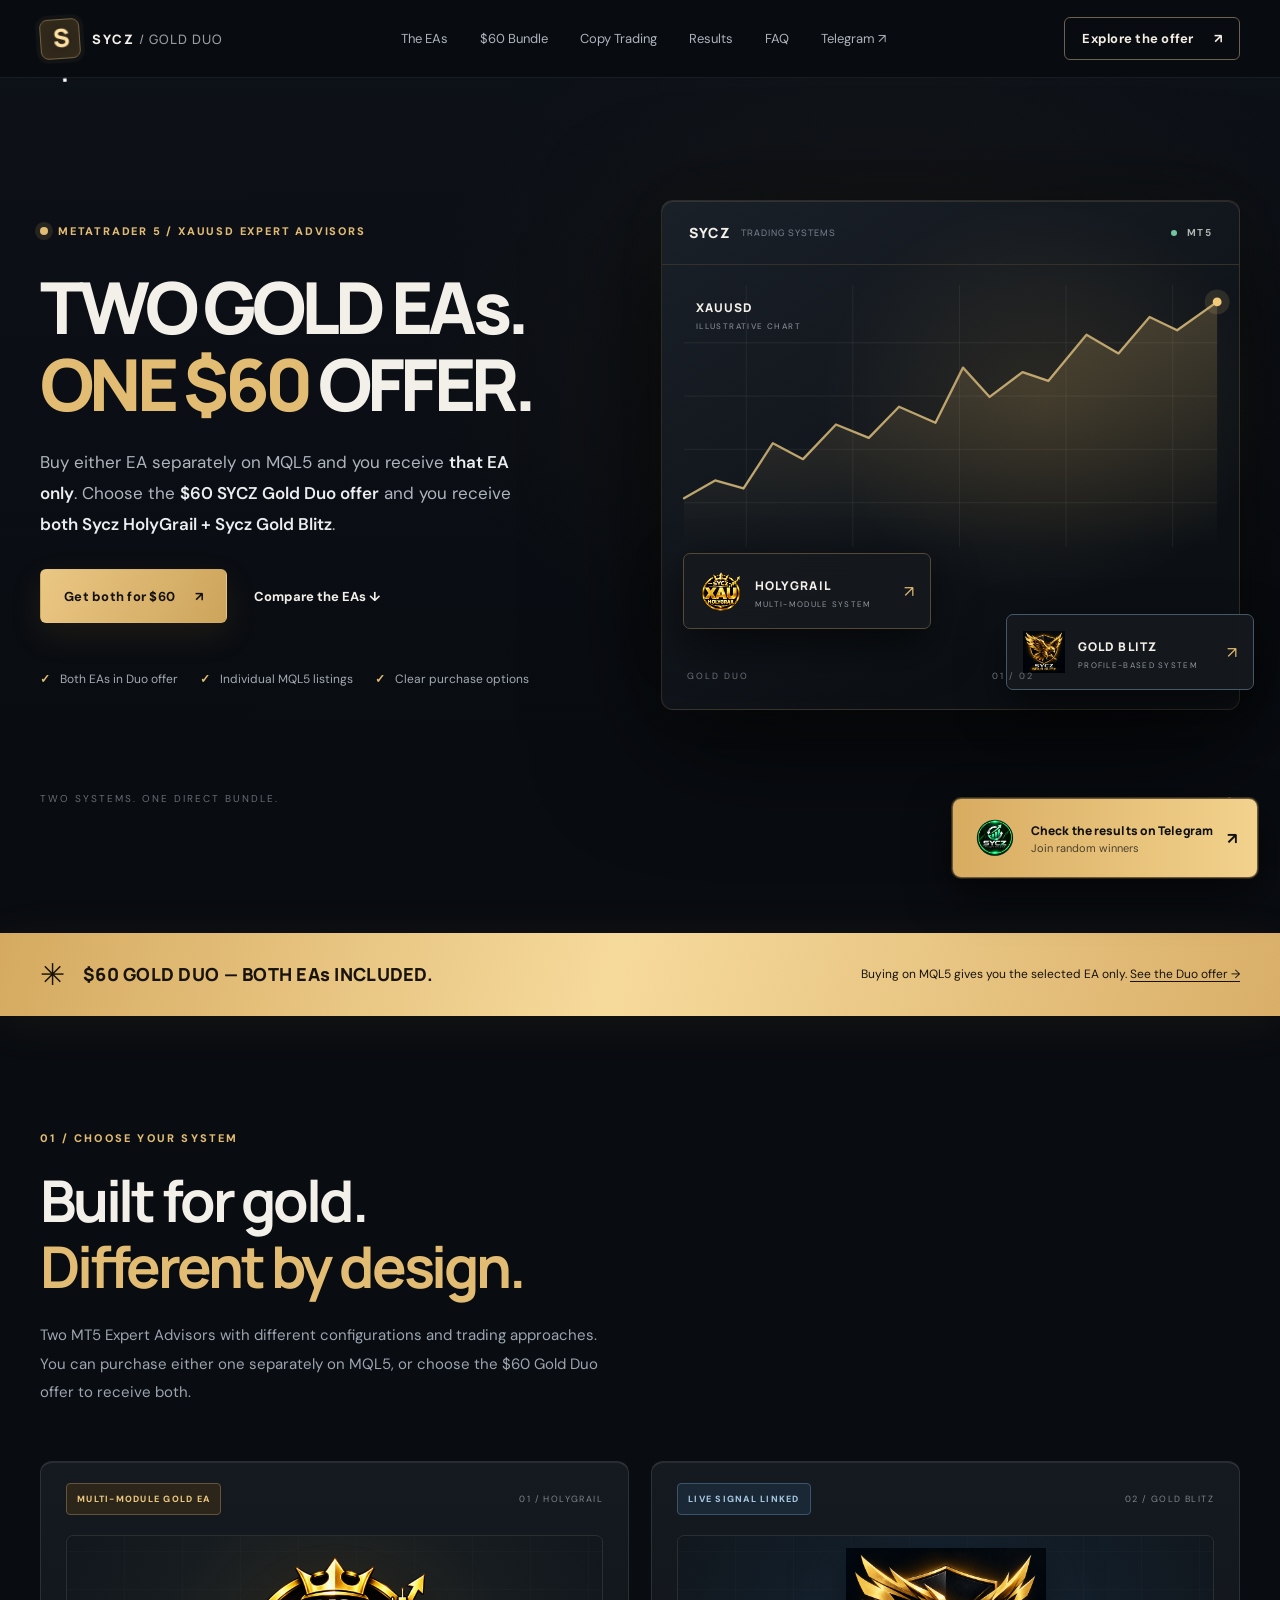
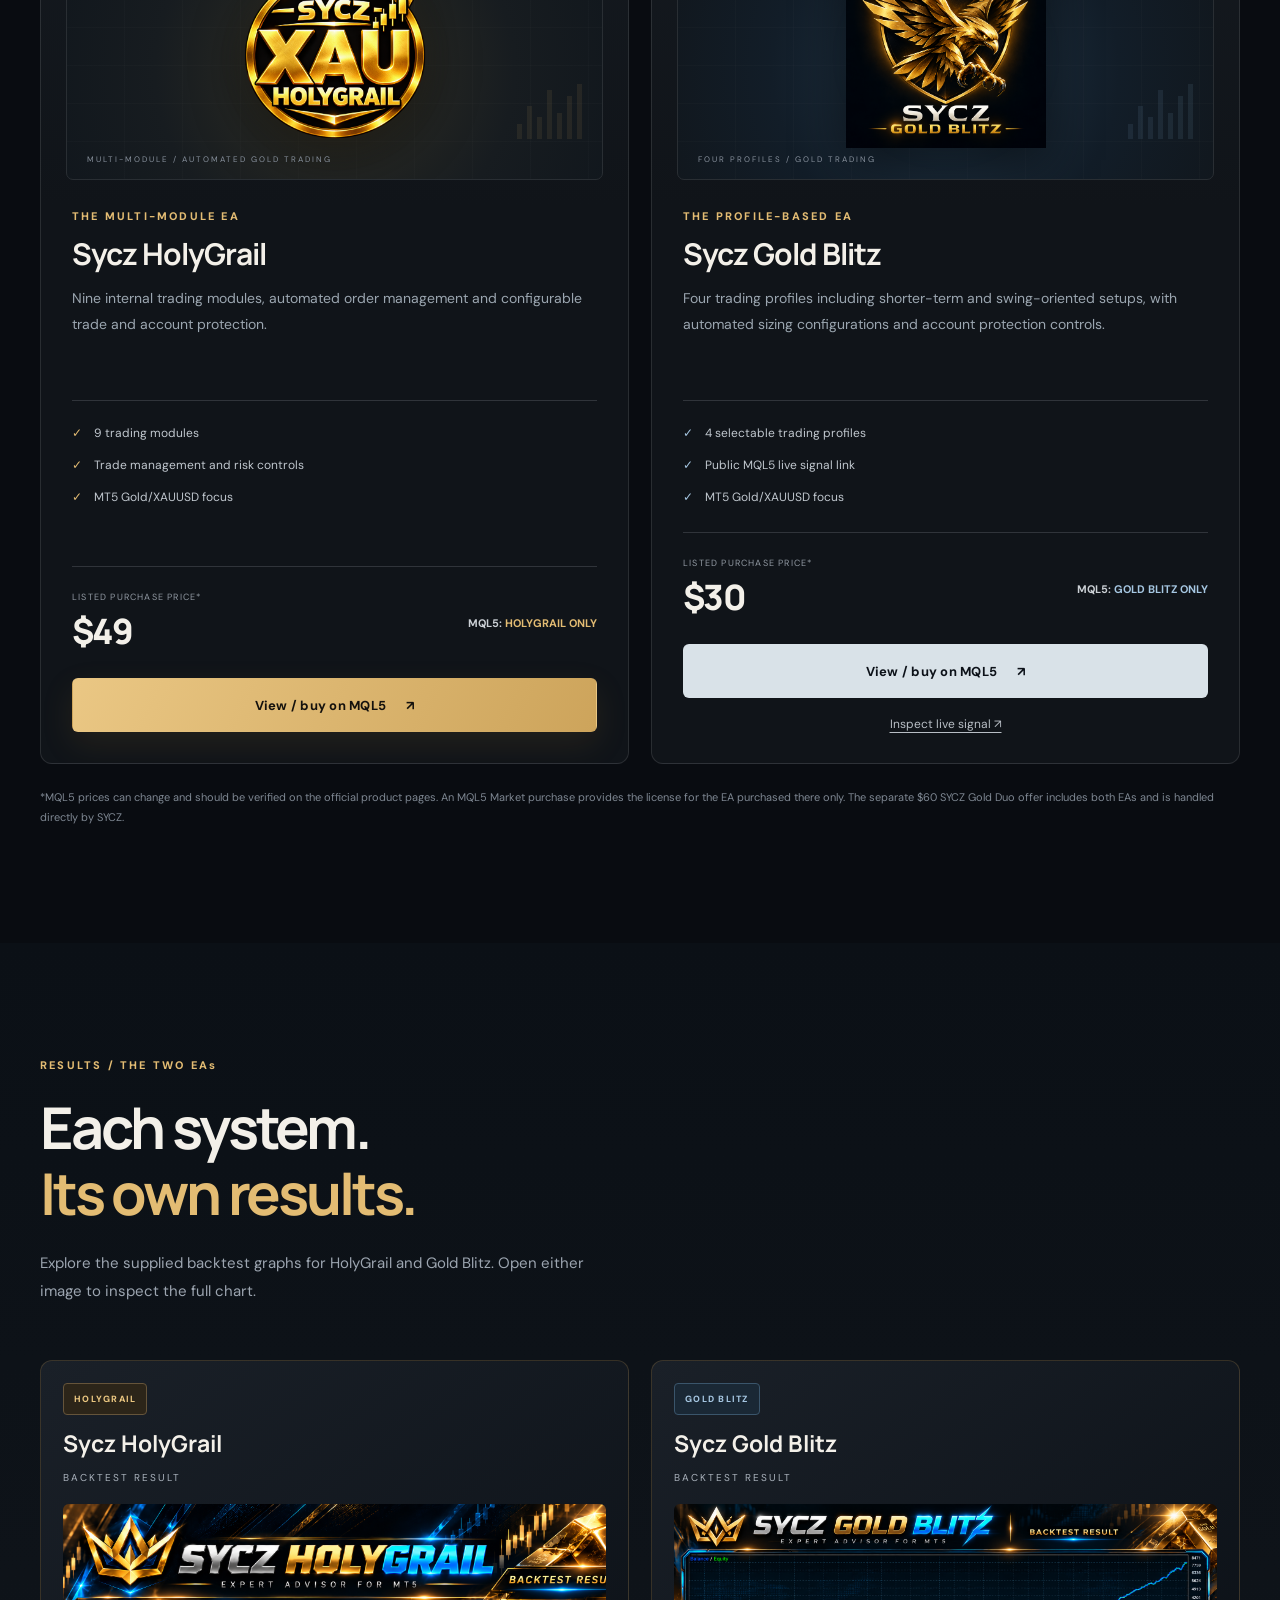
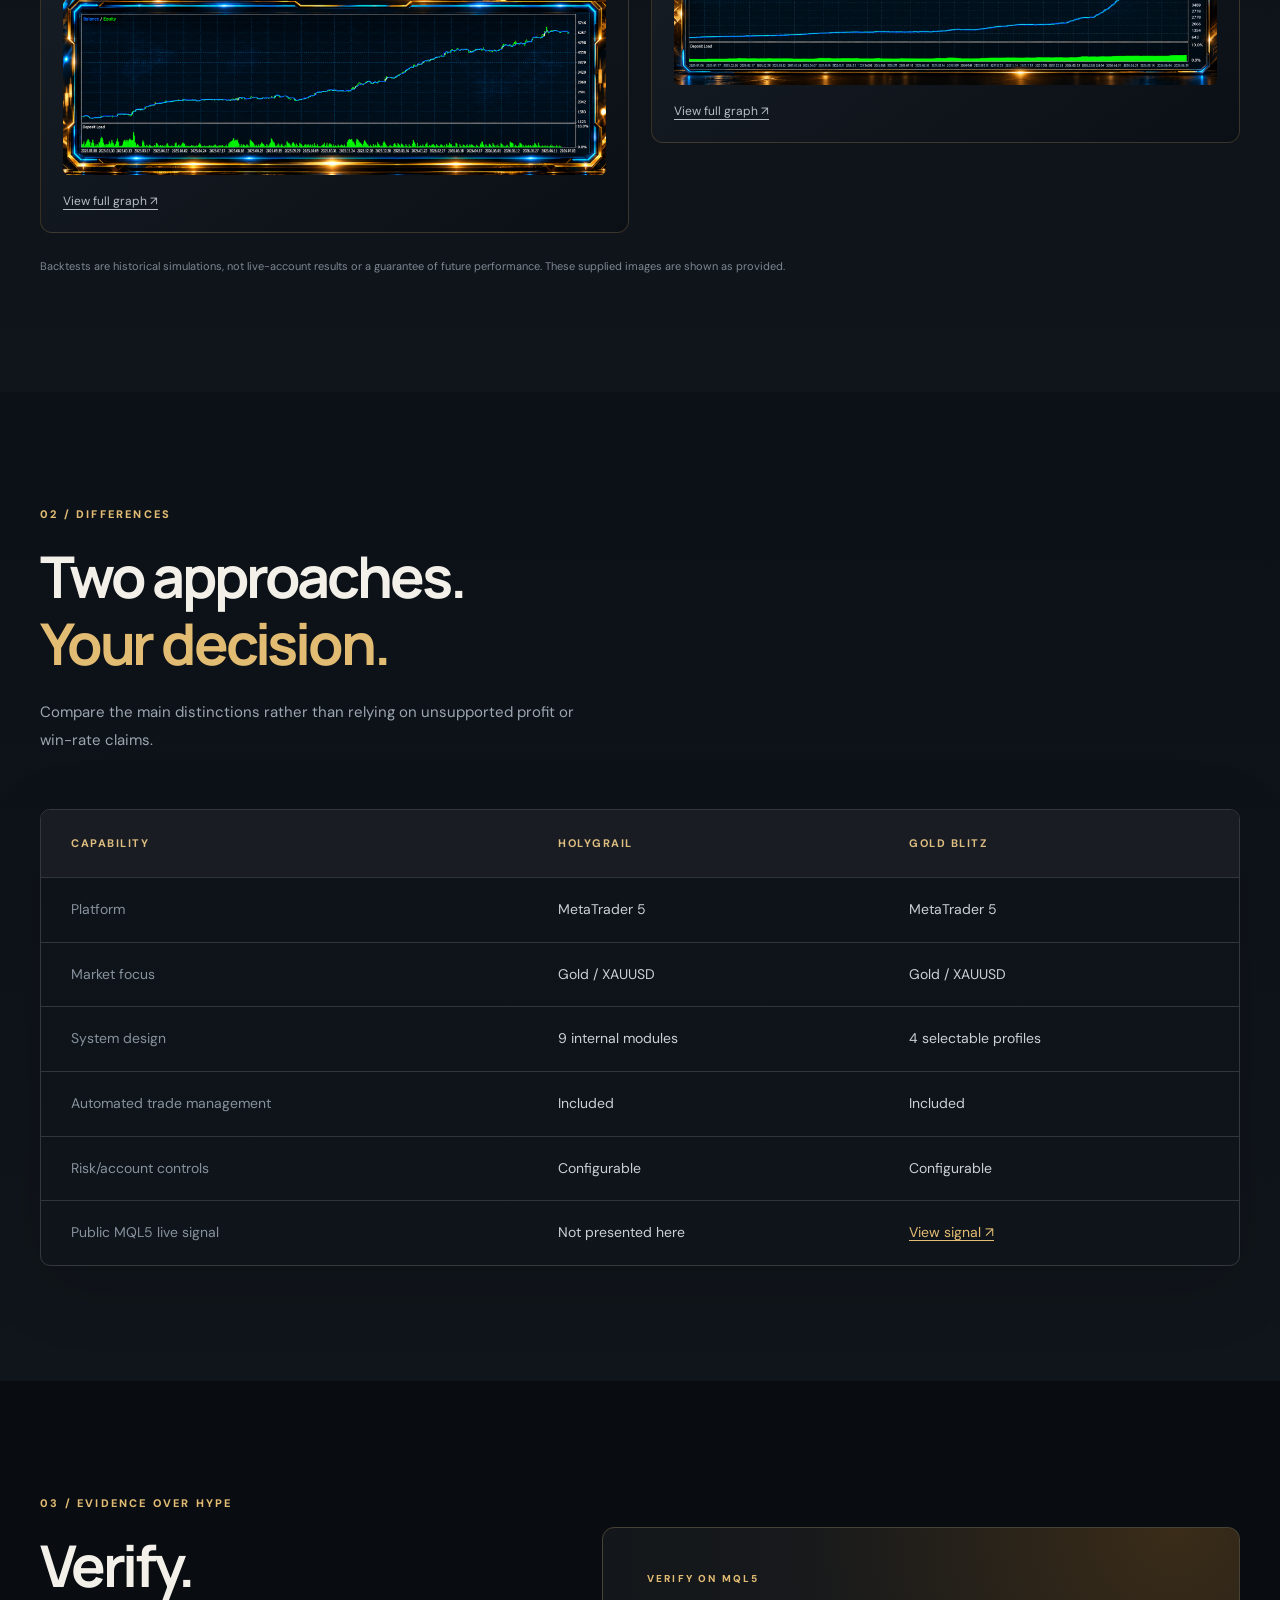
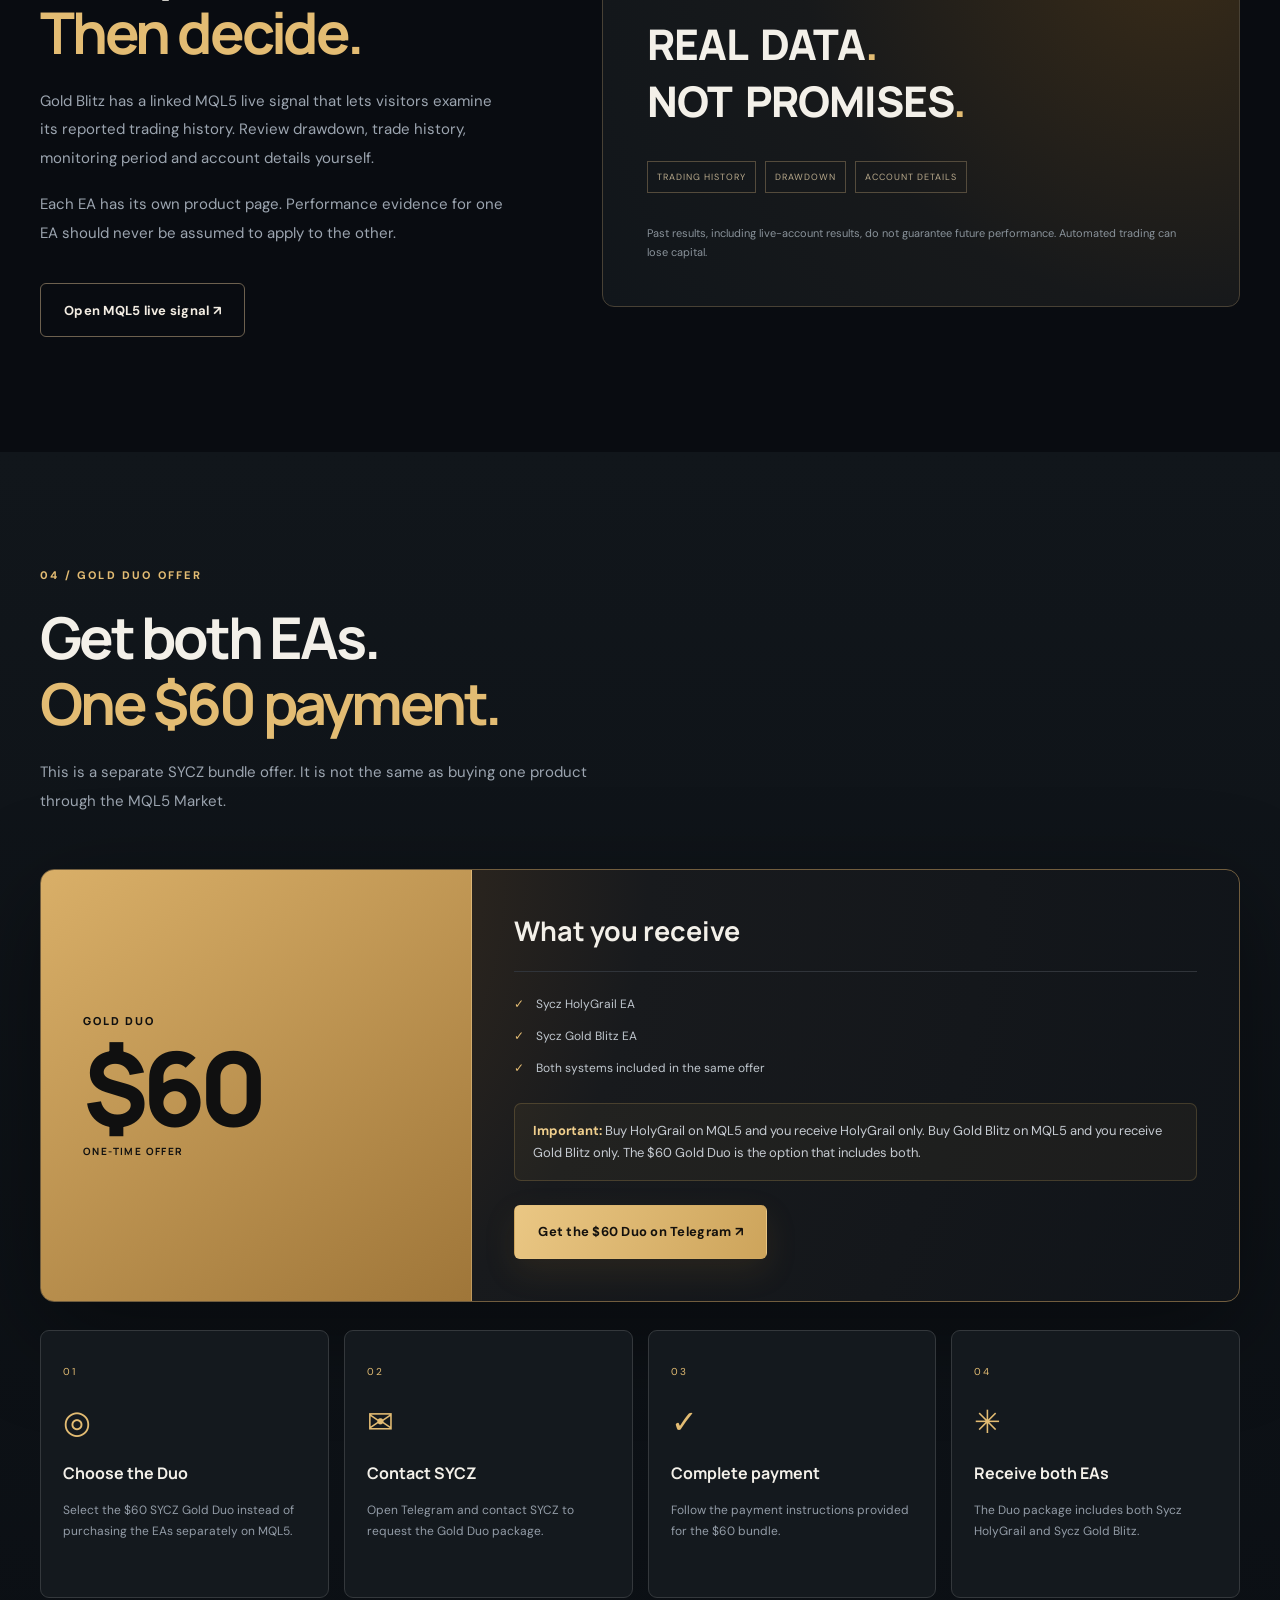
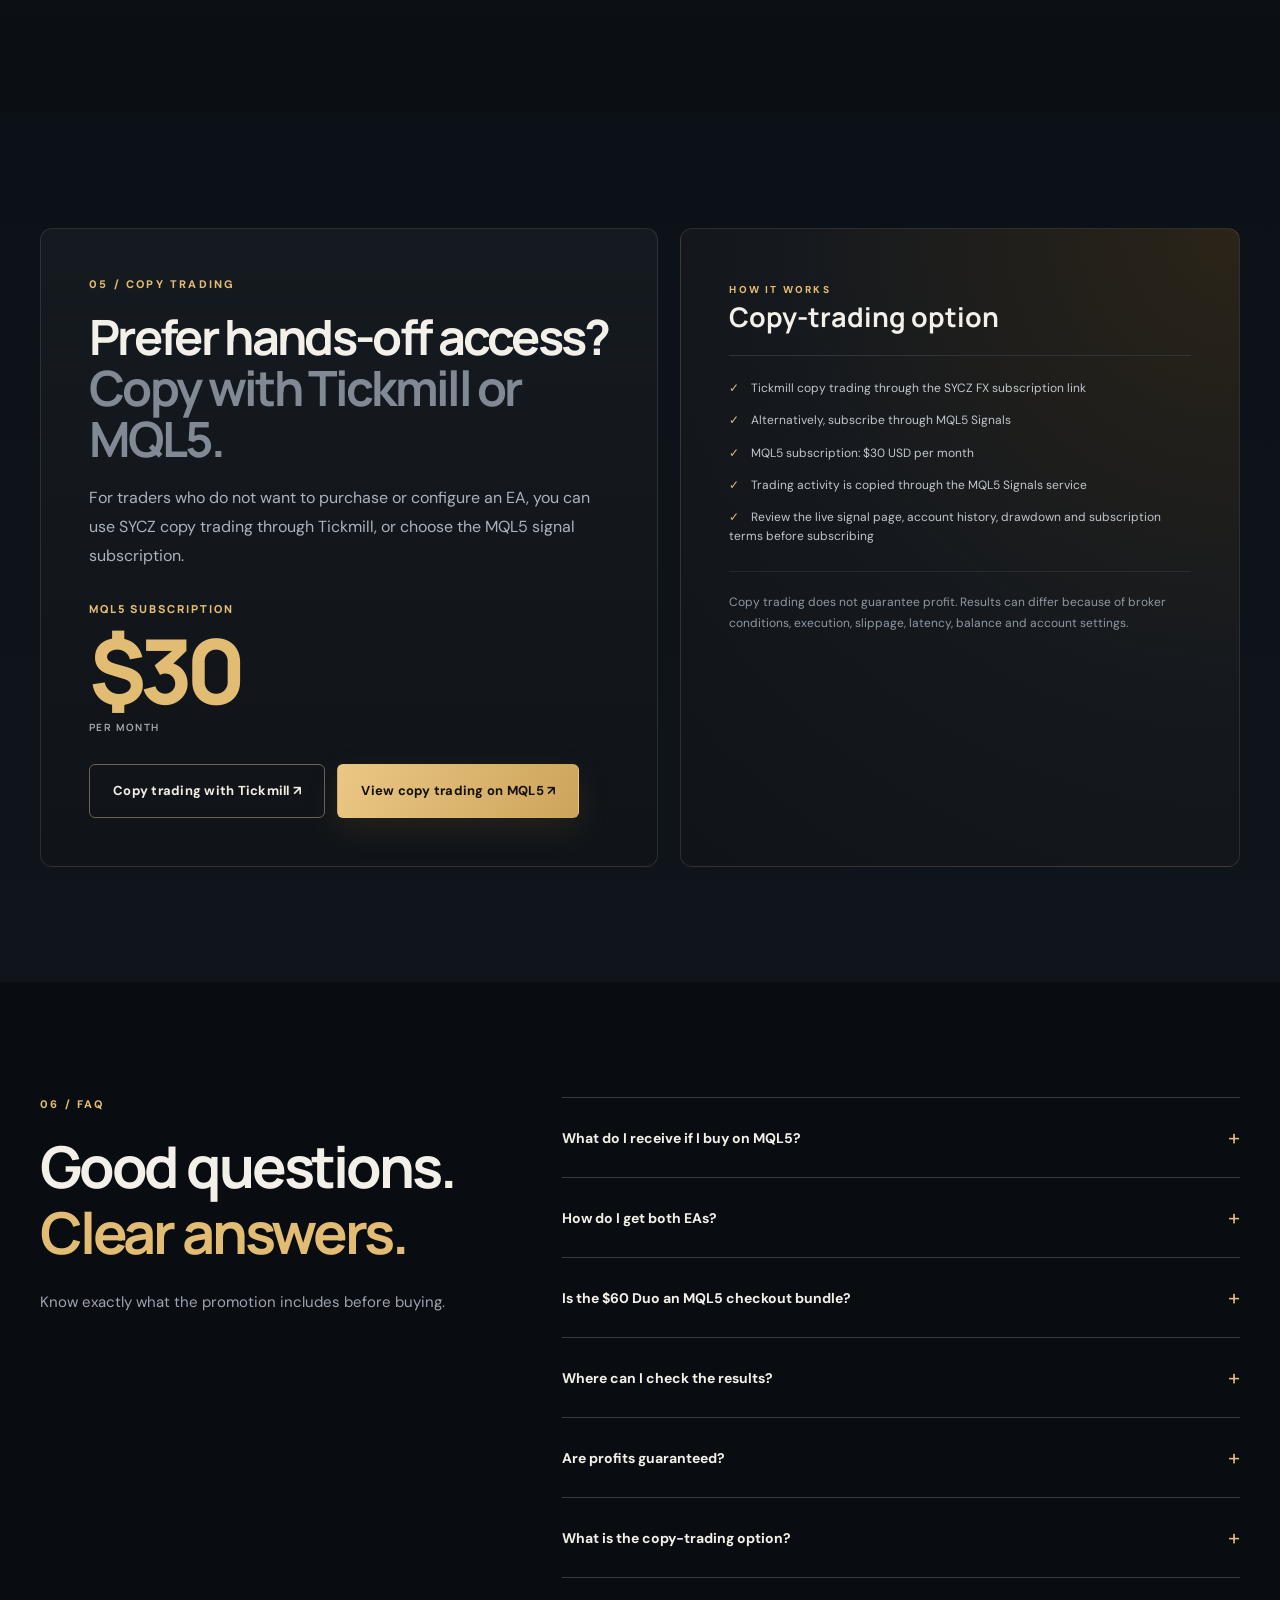
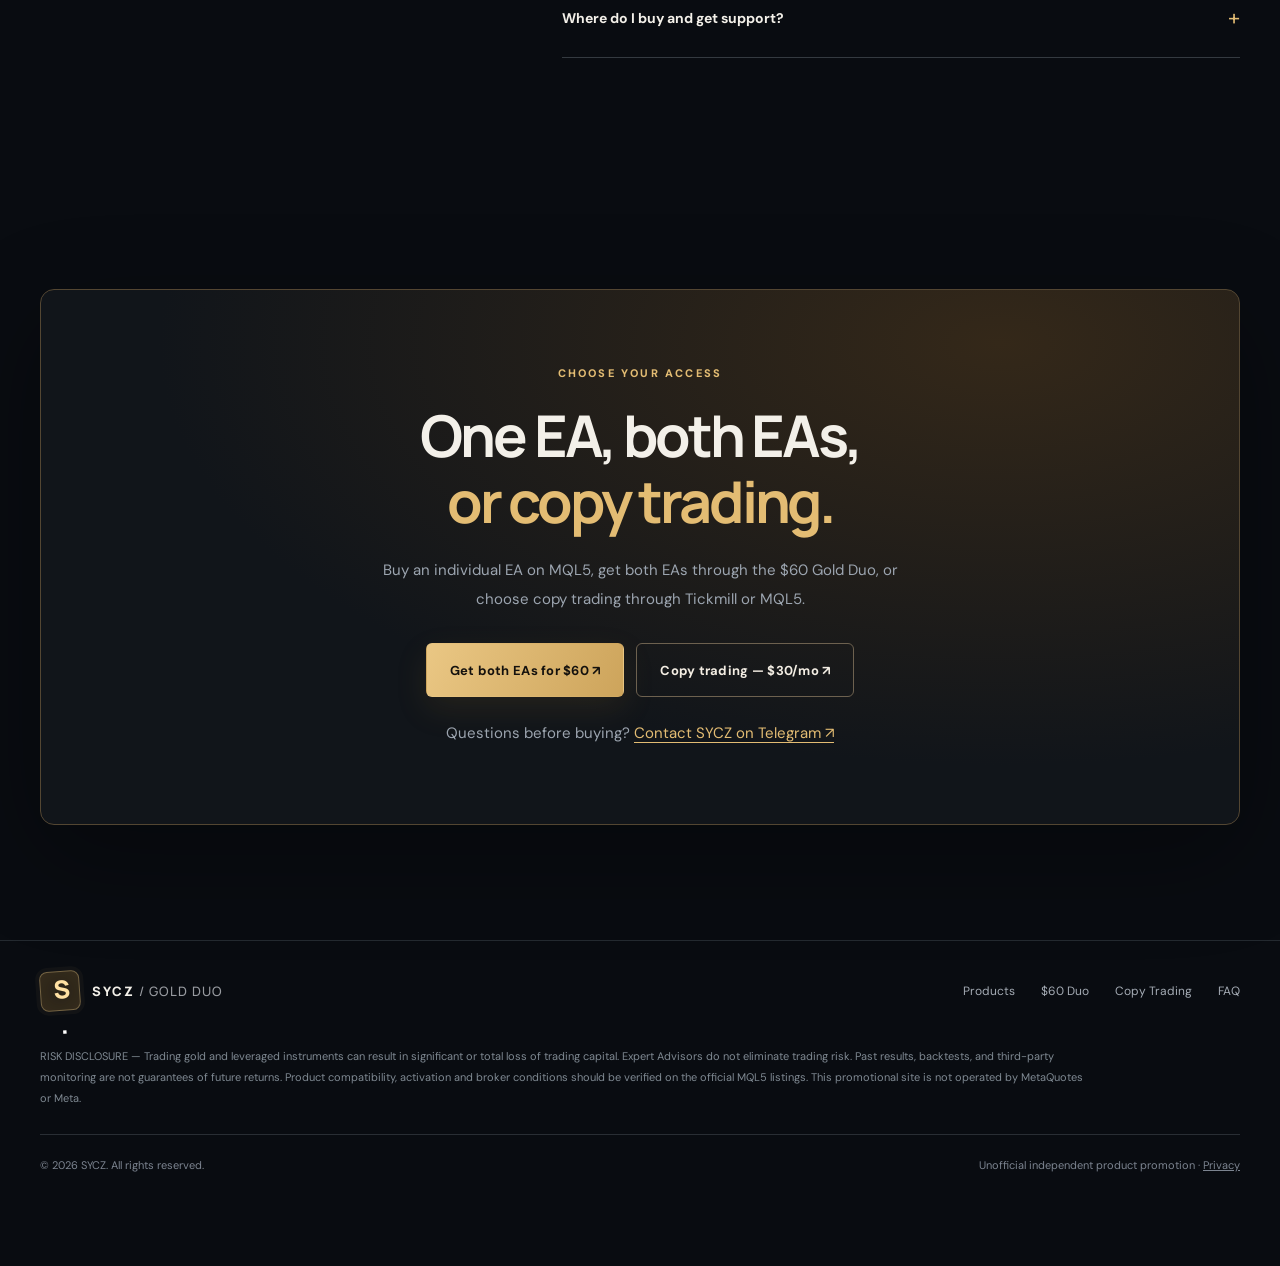
<file: index.html>
<!DOCTYPE html>
<html lang="en">
<head>
  <meta charset="UTF-8" />
  <meta name="viewport" content="width=device-width, initial-scale=1" />
  <meta name="theme-color" content="#090b0f" />
  <meta name="description" content="Explore Sycz HolyGrail and Sycz Gold Blitz for MetaTrader 5. Buy either EA individually on MQL5, or get both EAs together through the $60 SYCZ Gold Duo offer." />
  <meta property="og:title" content="Sycz Gold Duo | Get Both Gold EAs for $60" />
  <meta property="og:description" content="Two gold Expert Advisors for MetaTrader 5. MQL5 purchases include the selected EA only; the direct $60 Gold Duo offer includes both EAs." />
  <meta property="og:type" content="website" />
  <title>SYCZ Gold Duo | Both Gold EAs for $60</title>
  <link rel="preconnect" href="https://fonts.googleapis.com" />
  <link rel="preconnect" href="https://fonts.gstatic.com" crossorigin />
  <link href="https://fonts.googleapis.com/css2?family=DM+Sans:wght@400;500;600;700&family=Manrope:wght@400;500;600;700;800&display=swap" rel="stylesheet" />
  <link rel="stylesheet" href="styles.css" />
  <link rel="icon" type="image/svg+xml" href="favicon.svg" />
  <script src="script.js" defer></script>
</head>
<body>
  <a href="#main" class="skip-link">Skip to content</a>
  <div class="ambient" aria-hidden="true"></div>
  <div class="scroll-progress" aria-hidden="true"></div>
  <header class="site-header" id="header">
    <div class="container header-inner">
      <a class="brand" href="#top" aria-label="Sycz Gold Duo home"><span class="brand-mark">S<span class="brand-dot">.</span></span><span class="brand-name">SYCZ<span class="brand-sub"> / GOLD DUO</span></span></a>
      <nav class="desktop-nav" aria-label="Main navigation">
        <a href="#systems">The EAs</a><a href="#bundle">$60 Bundle</a><a href="#copy-trading">Copy Trading</a><a href="#results">Results</a><a href="#faq">FAQ</a><a href="https://t.me/Syczfx" target="_blank" rel="noopener noreferrer" aria-label="SYCZ FX Telegram channel">Telegram ↗</a>
      </nav>
      <a class="btn btn-small btn-outline header-cta" href="#systems">Explore the offer <span aria-hidden="true">↗</span></a>
      <button class="menu-toggle" aria-label="Open navigation" aria-controls="mobile-nav" aria-expanded="false"><span></span><span></span><span></span></button>
    </div>
    <nav class="mobile-nav" id="mobile-nav" aria-label="Mobile navigation" hidden>
      <a href="#systems">The EAs</a><a href="#bundle">$60 Bundle</a><a href="#copy-trading">Copy Trading</a><a href="#results">Results</a><a href="#faq">FAQ</a><a href="https://t.me/Syczfx" target="_blank" rel="noopener noreferrer" aria-label="SYCZ FX Telegram channel">Telegram ↗</a>
    </nav>
  </header>

  <main id="main">
    <section class="hero section" id="top">
      <div class="hero-grid container">
        <div class="hero-copy reveal">
          <div class="eyebrow"><span class="pulse-dot"></span> METATRADER 5 / XAUUSD EXPERT ADVISORS</div>
          <h1>TWO GOLD EAs.<br /><em>ONE $60</em> OFFER.</h1>
          <p class="hero-desc">Buy either EA separately on MQL5 and you receive <strong>that EA only</strong>. Choose the <strong>$60 SYCZ Gold Duo offer</strong> and you receive <strong>both Sycz HolyGrail + Sycz Gold Blitz</strong>.</p>
          <div class="hero-actions"><a class="btn btn-gold" href="#bundle">Get both for $60 <span aria-hidden="true">↗</span></a><a class="text-link" href="#systems">Compare the EAs <span aria-hidden="true">↓</span></a></div>
          <div class="hero-meta"><span><span class="meta-ico">✓</span> Both EAs in Duo offer</span><span><span class="meta-ico">✓</span> Individual MQL5 listings</span><span><span class="meta-ico">✓</span> Clear purchase options</span></div>
        </div>
        <div class="hero-art reveal" aria-label="Stylized illustration of gold price candles and the two Expert Advisor products">
          <div class="hero-halo"></div><div class="hero-art-top">SYCZ <span>TRADING SYSTEMS</span><span class="art-state"><i></i> MT5</span></div>
          <div class="chart-grid">
            <div class="chart-label">XAUUSD <span>ILLUSTRATIVE CHART</span></div>
            <svg class="chart-svg" viewBox="0 0 600 295" fill="none" xmlns="http://www.w3.org/2000/svg" role="img" aria-label="Decorative price chart, not real market data">
              <defs><linearGradient id="chartFill" x1="0" y1="0" x2="0" y2="1"><stop stop-color="#DAB66A" stop-opacity="0.23"/><stop offset="1" stop-color="#DAB66A" stop-opacity="0"/></linearGradient><linearGradient id="chartLine" x1="0" y1="0" x2="1" y2="1"><stop stop-color="#8C7950"/><stop offset="1" stop-color="#F1D18B"/></linearGradient></defs>
              <path d="M0 65H600 M0 125H600 M0 185H600 M0 245H600 M70 0V295 M190 0V295 M310 0V295 M430 0V295 M550 0V295" stroke="#FFF" stroke-opacity=".075"/>
              <path d="M0 240L35 220L67 229L100 178L134 196L171 157L208 172L242 137L283 155L314 93L344 126L381 98L410 108L453 56L489 77L524 36L555 51L600 19V295H0Z" fill="url(#chartFill)"/>
              <path class="chart-draw" d="M0 240L35 220L67 229L100 178L134 196L171 157L208 172L242 137L283 155L314 93L344 126L381 98L410 108L453 56L489 77L524 36L555 51L600 19" stroke="url(#chartLine)" stroke-width="2.6" stroke-linecap="round" stroke-linejoin="round"/>
              <circle cx="600" cy="19" r="5" fill="#F2CB7A"/><circle cx="600" cy="19" r="14" fill="#F2CB7A" fill-opacity=".13"/>
            </svg>
          </div>
          <div class="floating-item item-one"><img class="floating-logo ea-mini" src="assets/holygrail-logo.png" alt="" /><div><strong>HOLYGRAIL</strong><small>MULTI-MODULE SYSTEM</small></div><span class="floating-arrow">↗</span></div>
          <div class="floating-item item-two"><img class="floating-logo ea-mini" src="assets/blitz-logo.png" alt="" /><div><strong>GOLD BLITZ</strong><small>PROFILE-BASED SYSTEM</small></div><span class="floating-arrow">↗</span></div>
          <div class="art-foot">GOLD DUO <span>01 / 02</span></div>
        </div>
      </div>
      <div class="hero-bottom-line container"><span>TWO SYSTEMS. ONE DIRECT BUNDLE.</span><span>SCROLL TO EXPLORE <b>↓</b></span></div>
    </section>

    <section class="offer-band"><div class="container offer-band-inner"><span class="offer-icon">✳</span><strong>$60 GOLD DUO — BOTH EAs INCLUDED.</strong><span>Buying on MQL5 gives you the selected EA only. <a href="#bundle">See the Duo offer →</a></span></div></section>

    <section class="section products-section" id="systems">
      <div class="container">
        <div class="section-intro reveal"><div class="kicker">01 / CHOOSE YOUR SYSTEM</div><h2>Built for gold.<br /><span>Different by design.</span></h2><p>Two MT5 Expert Advisors with different configurations and trading approaches. You can purchase either one separately on MQL5, or choose the $60 Gold Duo offer to receive both.</p></div>
        <div class="product-grid">
          <article class="product-card card-holy reveal"><div class="product-head"><span class="tag tag-gold">MULTI-MODULE GOLD EA</span><span class="product-no">01 / HOLYGRAIL</span></div><div class="product-visual"><div class="orb orb-gold"></div><img class="ea-logo" src="assets/holygrail-logo.png" alt="Sycz HolyGrail gold crown logo" width="1307" height="1203" /><div class="visual-bars"><i></i><i></i><i></i><i></i><i></i><i></i><i></i></div><span class="visual-caption">MULTI-MODULE / AUTOMATED GOLD TRADING</span></div><div class="product-body"><p class="product-class">THE MULTI-MODULE EA</p><h3>Sycz HolyGrail</h3><p class="product-desc">Nine internal trading modules, automated order management and configurable trade and account protection.</p><ul class="features"><li>9 trading modules</li><li>Trade management and risk controls</li><li>MT5 Gold/XAUUSD focus</li></ul><div class="buy-line"><div><small>LISTED PURCHASE PRICE*</small><strong>$49</strong></div><div class="plus-free">MQL5: <b>HOLYGRAIL ONLY</b></div></div><a href="https://www.mql5.com/en/market/product/197337" class="btn btn-gold outbound" data-product="holygrail" target="_blank" rel="noopener noreferrer">View / buy on MQL5 <span>↗</span></a></div></article>
          <article class="product-card card-blitz reveal"><div class="product-head"><span class="tag tag-blue">LIVE SIGNAL LINKED</span><span class="product-no">02 / GOLD BLITZ</span></div><div class="product-visual"><div class="orb orb-blue"></div><img class="ea-logo" src="assets/blitz-logo.png" alt="Sycz Gold Blitz falcon logo" width="1254" height="1254" /><div class="visual-bars visual-bars-alt"><i></i><i></i><i></i><i></i><i></i><i></i><i></i></div><span class="visual-caption">FOUR PROFILES / GOLD TRADING</span></div><div class="product-body"><p class="product-class">THE PROFILE-BASED EA</p><h3>Sycz Gold Blitz</h3><p class="product-desc">Four trading profiles including shorter-term and swing-oriented setups, with automated sizing configurations and account protection controls.</p><ul class="features"><li>4 selectable trading profiles</li><li>Public MQL5 live signal link</li><li>MT5 Gold/XAUUSD focus</li></ul><div class="buy-line"><div><small>LISTED PURCHASE PRICE*</small><strong>$30</strong></div><div class="plus-free">MQL5: <b>GOLD BLITZ ONLY</b></div></div><a href="https://www.mql5.com/en/market/product/199592" class="btn btn-white outbound" data-product="gold-blitz" target="_blank" rel="noopener noreferrer">View / buy on MQL5 <span>↗</span></a><a class="under-link outbound" data-product="gold-blitz-signal" href="https://www.mql5.com/en/signals/2382280" target="_blank" rel="noopener noreferrer">Inspect live signal ↗</a></div></article>
        </div>
        <p class="product-footnote">*MQL5 prices can change and should be verified on the official product pages. An MQL5 Market purchase provides the license for the EA purchased there only. The separate $60 SYCZ Gold Duo offer includes both EAs and is handled directly by SYCZ.</p>
      </div>
    </section>

<section class="section results-section" id="results"><div class="container"><div class="section-intro reveal"><div class="kicker">RESULTS / THE TWO EAs</div><h2>Each system.<br /><span>Its own results.</span></h2><p>Explore the supplied backtest graphs for HolyGrail and Gold Blitz. Open either image to inspect the full chart.</p></div><div class="results-grid"><figure class="result-card reveal"><figcaption><span class="tag tag-gold">HOLYGRAIL</span><h3>Sycz HolyGrail</h3><span>BACKTEST RESULT</span></figcaption><a href="assets/holygrail-backtest.png" target="_blank" rel="noopener noreferrer" aria-label="Open the full HolyGrail backtest graph"><img src="assets/holygrail-backtest.png" alt="Supplied Sycz HolyGrail backtest graph" width="1774" height="887" loading="lazy" /></a><a class="under-link" href="assets/holygrail-backtest.png" target="_blank" rel="noopener noreferrer">View full graph ↗</a></figure><figure class="result-card reveal"><figcaption><span class="tag tag-blue">GOLD BLITZ</span><h3>Sycz Gold Blitz</h3><span>BACKTEST RESULT</span></figcaption><a href="assets/blitz-backtest.png" target="_blank" rel="noopener noreferrer" aria-label="Open the full Gold Blitz backtest graph"><img src="assets/blitz-backtest.png" alt="Supplied Sycz Gold Blitz backtest graph" width="2048" height="684" loading="lazy" /></a><a class="under-link" href="assets/blitz-backtest.png" target="_blank" rel="noopener noreferrer">View full graph ↗</a></figure></div><p class="product-footnote">Backtests are historical simulations, not live-account results or a guarantee of future performance. These supplied images are shown as provided.</p></div></section>
    <section class="section compare-section" id="difference"><div class="container"><div class="section-intro reveal"><div class="kicker">02 / DIFFERENCES</div><h2>Two approaches.<br /><span>Your decision.</span></h2><p>Compare the main distinctions rather than relying on unsupported profit or win-rate claims.</p></div><div class="comparison reveal" role="region" aria-label="Expert Advisor comparison" tabindex="0"><table><thead><tr><th>CAPABILITY</th><th>HOLYGRAIL</th><th>GOLD BLITZ</th></tr></thead><tbody><tr><td>Platform</td><td>MetaTrader 5</td><td>MetaTrader 5</td></tr><tr><td>Market focus</td><td>Gold / XAUUSD</td><td>Gold / XAUUSD</td></tr><tr><td>System design</td><td>9 internal modules</td><td>4 selectable profiles</td></tr><tr><td>Automated trade management</td><td>Included</td><td>Included</td></tr><tr><td>Risk/account controls</td><td>Configurable</td><td>Configurable</td></tr><tr><td>Public MQL5 live signal</td><td>Not presented here</td><td><a href="https://www.mql5.com/en/signals/2382280" target="_blank" rel="noopener noreferrer">View signal ↗</a></td></tr></tbody></table></div></div></section>

    <section class="section proof-section" id="proof"><div class="container proof-grid"><div class="proof-copy reveal"><div class="kicker">03 / EVIDENCE OVER HYPE</div><h2>Verify.<br /><span>Then decide.</span></h2><p>Gold Blitz has a linked MQL5 live signal that lets visitors examine its reported trading history. Review drawdown, trade history, monitoring period and account details yourself.</p><p>Each EA has its own product page. Performance evidence for one EA should never be assumed to apply to the other.</p><a class="btn btn-outline outbound" data-product="signal-section" href="https://www.mql5.com/en/signals/2382280" target="_blank" rel="noopener noreferrer">Open MQL5 live signal ↗</a></div><div class="proof-panel reveal"><span class="panel-overline">VERIFY ON MQL5</span><div class="proof-big">REAL DATA<span class="gold-period">.</span><br />NOT PROMISES<span class="gold-period">.</span></div><div class="proof-details"><span>TRADING HISTORY</span><span>DRAWDOWN</span><span>ACCOUNT DETAILS</span></div><p>Past results, including live-account results, do not guarantee future performance. Automated trading can lose capital.</p></div></div></section>

    <section class="section steps-section bundle-section" id="bundle"><div class="container"><div class="section-intro reveal"><div class="kicker">04 / GOLD DUO OFFER</div><h2>Get both EAs.<br /><span>One $60 payment.</span></h2><p>This is a separate SYCZ bundle offer. It is not the same as buying one product through the MQL5 Market.</p></div><div class="bundle-panel reveal"><div class="bundle-price"><span>GOLD DUO</span><strong>$60</strong><small>ONE-TIME OFFER</small></div><div class="bundle-content"><h3>What you receive</h3><ul class="features bundle-features"><li>Sycz HolyGrail EA</li><li>Sycz Gold Blitz EA</li><li>Both systems included in the same offer</li></ul><div class="bundle-note"><strong>Important:</strong> Buy HolyGrail on MQL5 and you receive HolyGrail only. Buy Gold Blitz on MQL5 and you receive Gold Blitz only. The $60 Gold Duo is the option that includes both.</div><a class="btn btn-gold bundle-telegram" href="https://t.me/sycz05" target="_blank" rel="noopener noreferrer">Get the $60 Duo on Telegram ↗</a></div></div><div class="steps bundle-steps"><div class="step reveal"><span class="step-number">01</span><div class="step-icon">◎</div><h3>Choose the Duo</h3><p>Select the $60 SYCZ Gold Duo instead of purchasing the EAs separately on MQL5.</p></div><div class="step reveal"><span class="step-number">02</span><div class="step-icon">✉</div><h3>Contact SYCZ</h3><p>Open Telegram and contact SYCZ to request the Gold Duo package.</p></div><div class="step reveal"><span class="step-number">03</span><div class="step-icon">✓</div><h3>Complete payment</h3><p>Follow the payment instructions provided for the $60 bundle.</p></div><div class="step reveal"><span class="step-number">04</span><div class="step-icon">✳</div><h3>Receive both EAs</h3><p>The Duo package includes both Sycz HolyGrail and Sycz Gold Blitz.</p></div></div></div></section>

    <section class="section copy-section" id="copy-trading"><div class="container copy-grid"><div class="copy-card reveal"><div class="kicker">05 / COPY TRADING</div><h2>Prefer hands-off access?<br /><span>Copy with Tickmill or MQL5.</span></h2><p>For traders who do not want to purchase or configure an EA, you can use SYCZ copy trading through Tickmill, or choose the MQL5 signal subscription.</p><div class="copy-price"><span>MQL5 SUBSCRIPTION</span><strong>$30</strong><small>PER MONTH</small></div><div class="copy-actions"><a class="btn btn-outline outbound" data-product="tickmill-copy" href="https://tck.tradingsocial.net/portal/registration/subscription/89510/syczfx" target="_blank" rel="noopener noreferrer">Copy trading with Tickmill ↗</a><a class="btn btn-gold outbound" data-product="copy-signal" href="https://www.mql5.com/en/signals/2382280" target="_blank" rel="noopener noreferrer">View copy trading on MQL5 ↗</a></div></div><div class="copy-rules reveal"><span class="panel-overline">HOW IT WORKS</span><h3>Copy-trading option</h3><ul class="features"><li>Tickmill copy trading through the SYCZ FX subscription link</li><li>Alternatively, subscribe through MQL5 Signals</li><li>MQL5 subscription: $30 USD per month</li><li>Trading activity is copied through the MQL5 Signals service</li><li>Review the live signal page, account history, drawdown and subscription terms before subscribing</li></ul><p class="copy-risk">Copy trading does not guarantee profit. Results can differ because of broker conditions, execution, slippage, latency, balance and account settings.</p></div></div></section>

    <section class="section faq-section" id="faq"><div class="container faq-grid"><div class="section-intro reveal"><div class="kicker">06 / FAQ</div><h2>Good questions.<br /><span>Clear answers.</span></h2><p>Know exactly what the promotion includes before buying.</p></div><div class="faq-list reveal"><details><summary>What do I receive if I buy on MQL5?<span class="plus">+</span></summary><p>You receive the EA you purchased on MQL5. HolyGrail and Gold Blitz are separate MQL5 Market products.</p></details><details><summary>How do I get both EAs?<span class="plus">+</span></summary><p>Choose the separate $60 SYCZ Gold Duo offer. That bundle includes both Sycz HolyGrail and Sycz Gold Blitz.</p></details><details><summary>Is the $60 Duo an MQL5 checkout bundle?<span class="plus">+</span></summary><p>No. The $60 Duo is a separate direct SYCZ offer. Use the Telegram contact button on this page for the bundle.</p></details><details><summary>Where can I check the results?<span class="plus">+</span></summary><p>You can inspect <a href="https://www.mql5.com/en/signals/2382280" target="_blank" rel="noopener noreferrer">Gold Blitz's linked signal</a>. That history is specific to its account and does not establish expected performance for HolyGrail or future periods.</p></details><details><summary>Are profits guaranteed?<span class="plus">+</span></summary><p>No. Both EAs automate speculative trading, which involves market, execution and capital-loss risks. Past performance and backtesting cannot guarantee future results.</p></details><details><summary>What is the copy-trading option?<span class="plus">+</span></summary><p>You can use copy trading through Tickmill via the button above, or choose the MQL5 Signals subscription at $30 USD per month. Check the current terms on your chosen platform before subscribing.</p></details><details><summary>Where do I buy and get support?<span class="plus">+</span></summary><p>Use the official MQL5 listings for individual EA purchases. For the $60 Duo offer, use the Telegram contact button on this page.</p></details></div></div></section>

    <section class="section cta-section"><div class="container cta-panel reveal"><div class="kicker">CHOOSE YOUR ACCESS</div><h2>One EA, both EAs,<br /><span>or copy trading.</span></h2><p>Buy an individual EA on MQL5, get both EAs through the $60 Gold Duo, or choose copy trading through Tickmill or MQL5.</p><div class="cta-buttons"><a class="btn btn-gold" href="https://t.me/sycz05" target="_blank" rel="noopener noreferrer">Get both EAs for $60 ↗</a><a class="btn btn-outline outbound" data-product="copy-footer" href="https://www.mql5.com/en/signals/2382280" target="_blank" rel="noopener noreferrer">Copy trading — $30/mo ↗</a></div><p class="telegram-follow">Questions before buying? <a href="https://t.me/sycz05" target="_blank" rel="noopener noreferrer">Contact SYCZ on Telegram ↗</a></p></div></section>
  </main>

  <footer class="site-footer"><div class="container"><div class="footer-top"><a class="brand" href="#top"><span class="brand-mark">S<span class="brand-dot">.</span></span><span class="brand-name">SYCZ<span class="brand-sub"> / GOLD DUO</span></span></a><div class="footer-links"><a href="#systems">Products</a><a href="#bundle">$60 Duo</a><a href="#copy-trading">Copy Trading</a><a href="#faq">FAQ</a></div></div><p class="risk">RISK DISCLOSURE — Trading gold and leveraged instruments can result in significant or total loss of trading capital. Expert Advisors do not eliminate trading risk. Past results, backtests, and third-party monitoring are not guarantees of future returns. Product compatibility, activation and broker conditions should be verified on the official MQL5 listings. This promotional site is not operated by MetaQuotes or Meta.</p><div class="footer-bottom"><span>© <span id="year"></span> SYCZ. All rights reserved.</span><span>Unofficial independent product promotion · <a href="privacy.html">Privacy</a></span></div><a class="footer-telegram-cta" href="https://t.me/Syczfx" target="_blank" rel="noopener noreferrer" aria-label="Check the results on Telegram / Join random winners"><span class="telegram-icon" aria-hidden="true"><img src="assets/telegram-channel-logo.png" width="44" height="44" alt="" /></span><span><strong>Check the results on Telegram</strong><small>Join random winners</small></span><b>↗</b></a></div></footer>
  <div class="mobile-sticky" id="mobile-sticky"><span><strong>GOLD DUO — $60</strong><small>Both EAs included</small></span><a href="https://t.me/sycz05" target="_blank" rel="noopener noreferrer" class="btn btn-gold btn-small">Get both ↗</a></div>
</body>
</html>
</file>
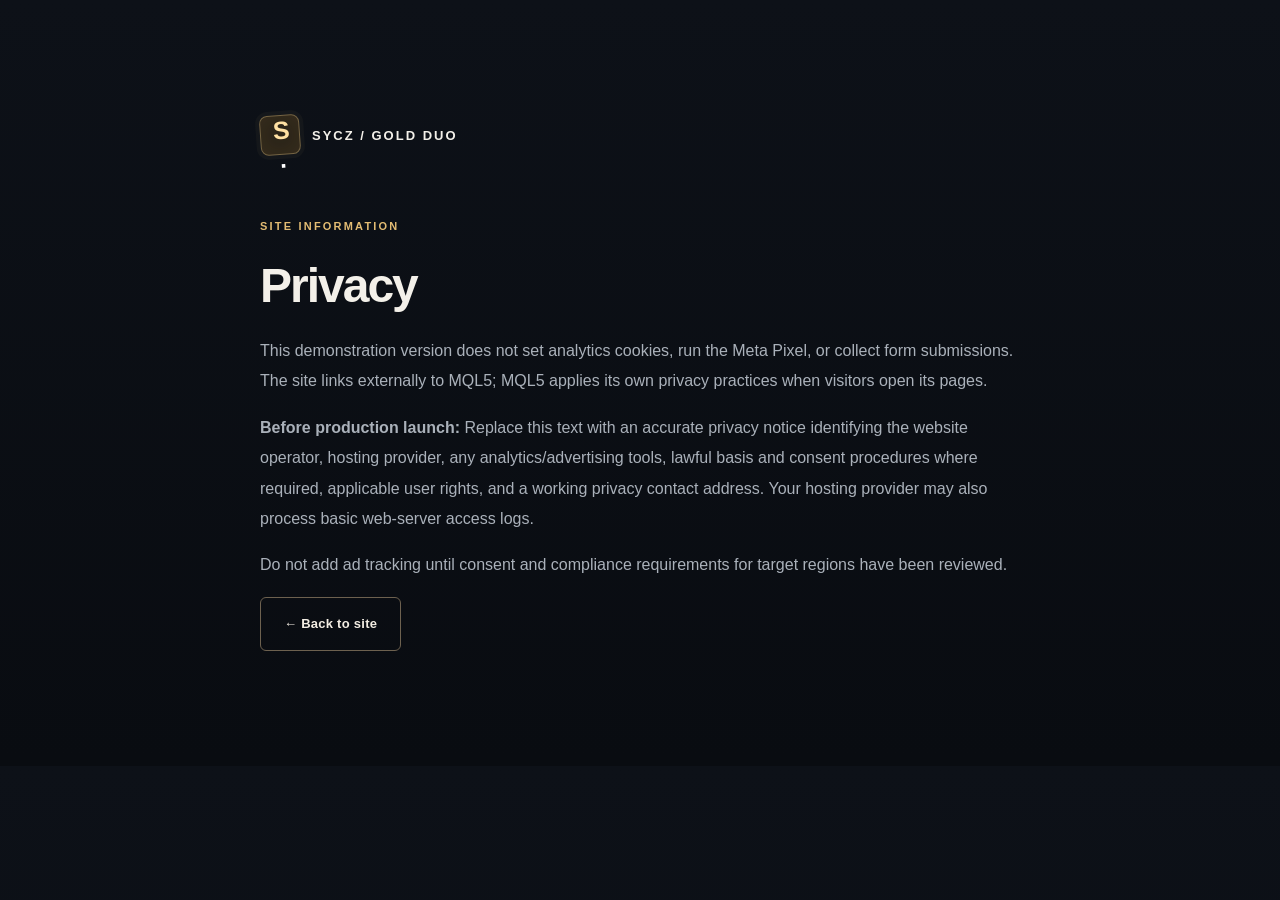
<file: privacy.html>
<!DOCTYPE html><html lang="en"><head><meta charset="UTF-8"><meta name="viewport" content="width=device-width,initial-scale=1"><title>Privacy | SYCZ Gold Duo</title><link rel="stylesheet" href="styles.css"></head><body><main class="container section" style="max-width:760px;min-height:85vh"><a class="brand" href="index.html"><span class="brand-mark">S<span class="brand-dot">.</span></span><span class="brand-name">SYCZ / GOLD DUO</span></a><div style="margin-top:65px"><div class="kicker">SITE INFORMATION</div><h1 style="font-size:48px;letter-spacing:-2px">Privacy</h1><p style="color:#aab1ba;line-height:1.9">This demonstration version does not set analytics cookies, run the Meta Pixel, or collect form submissions. The site links externally to MQL5; MQL5 applies its own privacy practices when visitors open its pages.</p><p style="color:#aab1ba;line-height:1.9"><strong>Before production launch:</strong> Replace this text with an accurate privacy notice identifying the website operator, hosting provider, any analytics/advertising tools, lawful basis and consent procedures where required, applicable user rights, and a working privacy contact address. Your hosting provider may also process basic web-server access logs.</p><p style="color:#aab1ba;line-height:1.9">Do not add ad tracking until consent and compliance requirements for target regions have been reviewed.</p><a href="index.html" class="btn btn-outline">← Back to site</a></div></main></body></html>
</file>
<file: styles.css>
:root{color-scheme:dark;--bg:#090b0f;--surface:#10141a;--surface2:#151a20;--line:#292e34;--muted:#9199a5;--text:#f3f0e9;--gold:#dfb96e;--gold-bright:#ffe1a3;--blue:#8aabc5;--font-display:Manrope,Arial,sans-serif;--font-body:'DM Sans',Arial,sans-serif}*{box-sizing:border-box}html{scroll-behavior:smooth;scroll-padding-top:85px}body{margin:0;background:var(--bg);color:var(--text);font-family:var(--font-body);-webkit-font-smoothing:antialiased}body.menu-open{overflow:hidden}button,a{touch-action:manipulation}a{color:inherit;text-decoration:none}button{font:inherit}button:focus-visible,a:focus-visible,summary:focus-visible{outline:2px solid var(--gold);outline-offset:5px}.container{max-width:1220px;width:calc(100% - 68px);margin:auto}.section{padding:112px 0}.ambient{position:absolute;pointer-events:none;top:0;left:0;width:100%;height:960px;z-index:-1;background:radial-gradient(ellipse 50% 50% at 70% 35%,rgba(155,115,54,.07),transparent 75%)}.skip-link{position:absolute;top:-50px;left:15px;z-index:40;background:var(--gold);color:#000;padding:12px}.skip-link:focus{top:12px}.site-header{height:78px;position:sticky;top:0;z-index:30;background:rgba(9,11,15,.87);backdrop-filter:blur(20px);-webkit-backdrop-filter:blur(20px);border-bottom:1px solid rgba(255,255,255,.075);transition:box-shadow .25s}.site-header.scrolled{box-shadow:0 9px 36px #0006}.header-inner,.brand,.desktop-nav,.hero-actions,.hero-meta,.offer-band-inner,.product-head,.buy-line,.footer-top,.footer-links,.footer-bottom{display:flex;align-items:center}.header-inner{height:100%;justify-content:space-between;gap:25px}.brand{gap:12px;white-space:nowrap}.brand-mark{display:grid;place-items:center;border:1px solid #756443;background:#292318;color:var(--gold-bright);width:40px;height:40px;font:800 25px var(--font-display);letter-spacing:-3px}.brand-dot{color:#fff}.brand-name{font:800 13px var(--font-display);letter-spacing:2.3px}.brand-sub{font-weight:500;letter-spacing:1px;color:#989ba0}.desktop-nav{gap:32px;color:#adb3bc;font-size:13px}.desktop-nav a:hover,.text-link:hover,.footer-links a:hover{color:var(--gold)}.btn{display:inline-flex;align-items:center;justify-content:center;gap:20px;min-height:54px;padding:15px 23px;border-radius:3px;font-weight:700;font-size:13px;letter-spacing:.02em;text-align:center;border:1px solid transparent;transition:transform .2s,background .2s,border-color .2s;cursor:pointer}.btn:hover{transform:translateY(-2px)}.btn-small{min-height:42px;padding:12px 17px}.btn-outline{border-color:#6d614f;color:#f3ede3;background:transparent}.btn-outline:hover{background:#221e17;border-color:var(--gold)}.btn-gold{background:linear-gradient(115deg,#eac784,#cda45b);color:#14110d}.btn-gold:hover{background:#ffe0a0}.btn-white{color:#0c1118;background:#d9e2e8}.btn-white:hover{background:#fff}.menu-toggle{display:none;border:0;background:none;width:44px;height:44px;cursor:pointer;padding:12px}.menu-toggle span{display:block;height:2px;background:#fff;margin:5px 0}.mobile-nav{display:none}.hero{padding-top:90px;padding-bottom:28px;overflow:hidden}.hero-grid{display:grid;grid-template-columns:.95fr 1.05fr;gap:52px;align-items:center;min-height:550px}.eyebrow,.kicker,.product-class,.panel-overline{font-size:11px;letter-spacing:2.2px;font-weight:800;color:var(--gold)}.eyebrow{display:flex;align-items:center;gap:10px}.pulse-dot{width:8px;height:8px;border-radius:50%;background:var(--gold);box-shadow:0 0 0 5px rgba(223,185,110,.12)}h1,h2,h3,p{margin-top:0}h1,h2,h3{font-family:var(--font-display)}h1{font-size:clamp(54px,5.7vw,87px);line-height:1.065;letter-spacing:-5px;margin:28px 0 24px;font-weight:800}h1 em{color:var(--gold);font-style:normal}.hero-desc{font-size:17px;color:#aeb5be;line-height:1.85;max-width:530px}.hero-desc strong{color:#ebedf0;font-weight:600}.hero-actions{gap:27px;margin-top:30px}.text-link{font-size:13px;font-weight:700}.hero-meta{flex-wrap:wrap;gap:22px;margin-top:60px;color:#a4aab3;font-size:12px}.meta-ico{color:var(--gold);font-weight:bold;margin-right:7px}.hero-art{height:510px;border:1px solid #38332b;background:linear-gradient(145deg,#191c20,#0d1116 65%,#121316);position:relative;box-shadow:0 30px 110px #0008;isolation:isolate}.hero-halo{position:absolute;width:450px;height:400px;border-radius:50%;background:radial-gradient(ellipse,rgba(199,157,79,.14),transparent 70%);top:0;right:-30px;z-index:-1}.hero-art-top{height:64px;border-bottom:1px solid #35302a;display:flex;align-items:center;gap:10px;padding:0 27px;font:800 14px var(--font-display);letter-spacing:1.3px}.hero-art-top>span:nth-child(1){font-size:9px;letter-spacing:1px;color:#737c88;font-weight:500}.art-state{margin-left:auto;font:700 10px var(--font-body);color:#adb8b2}.art-state i{display:inline-block;background:#71c5a1;width:6px;height:6px;border-radius:50%;margin-right:7px}.chart-grid{position:relative;margin:20px 22px 0}.chart-label{position:absolute;top:14px;left:12px;font:800 12px var(--font-display);letter-spacing:1px}.chart-label span{font:500 8px var(--font-body);color:#82878f;display:block;margin-top:5px;letter-spacing:1.4px}.chart-svg{width:100%;height:auto;overflow:visible}.chart-draw{stroke-dasharray:1100;stroke-dashoffset:1100;animation:drawChart 2.5s 0.2s forwards}.floating-item{position:absolute;min-width:248px;display:flex;align-items:center;gap:13px;padding:16px;background:rgba(22,25,29,.94);border:1px solid #534936;box-shadow:0 18px 45px #0009}.item-one{left:21px;bottom:80px}.item-two{right:-15px;bottom:19px;border-color:#455867}.floating-logo{width:42px;height:42px;background:#2f2718;color:#f1ca7d;display:grid;place-items:center;font:800 22px var(--font-display)}.blitz-logo{background:#1a2a38;color:#95c4e5}.floating-item strong{font:800 12px var(--font-display);letter-spacing:1.1px}.floating-item small{display:block;color:#9299a2;font-size:8px;letter-spacing:1.3px;margin-top:4px}.floating-arrow{color:var(--gold);margin-left:auto}.art-foot{position:absolute;bottom:27px;left:25px;right:25px;display:flex;justify-content:space-between;font-size:9px;color:#6e727a;letter-spacing:2px}.art-foot span{margin-right:180px}.hero-bottom-line{display:flex;justify-content:space-between;margin-top:62px;color:#676c74;font-size:10px;letter-spacing:2px}.hero-bottom-line b{color:var(--gold);font-size:19px;margin-left:16px}.offer-band{background:linear-gradient(95deg,#d6b16b,#f1d79c,#c89e55);color:#18130c}.offer-band-inner{padding:22px 0;gap:18px}.offer-icon{font-size:30px}.offer-band strong{font:800 clamp(13px,1.5vw,18px) var(--font-display);letter-spacing:.5px}.offer-band-inner>span:last-child{margin-left:auto;font-size:12px}.offer-band a{text-decoration:underline;text-underline-offset:3px}.section-intro{max-width:650px;margin-bottom:48px}.section-intro h2,.proof-copy h2,.cta-panel h2{font-size:clamp(39px,4.5vw,62px);line-height:1.15;letter-spacing:-2.8px;margin:22px 0}.section-intro h2 span,.proof-copy h2 span,.cta-panel h2 span{color:var(--gold)}.section-intro p,.proof-copy p,.cta-panel p{font-size:15px;color:#9ca5b0;line-height:1.9;max-width:565px}.product-grid{display:grid;grid-template-columns:repeat(2,minmax(0,1fr));gap:24px}.product-card{border:1px solid #353534;background:#101419;overflow:hidden;display:flex;flex-direction:column}.card-holy{border-top:2px solid var(--gold)}.card-blitz{border-top:2px solid #90b5ce}.product-head{justify-content:space-between;padding:20px 25px;gap:12px}.tag{font-size:9px;font-weight:800;letter-spacing:1.25px;border:1px solid;padding:9px 10px}.tag-gold{color:#ebc781;border-color:#65543a;background:#2c2519}.tag-blue{color:#a6c7e2;border-color:#3a556b;background:#1a2835}.product-no{font-size:9px;color:#7f858b;letter-spacing:1.4px}.product-visual{height:245px;margin:0 25px;background:radial-gradient(circle at 50% 55%,#323025,#171c20 60%,#11171d);border:1px solid #292e33;display:grid;place-items:center;position:relative;overflow:hidden}.card-blitz .product-visual{background:radial-gradient(circle at 50% 55%,#223749,#121d28 58%,#11171d)}.product-visual:before{content:"";inset:0;position:absolute;background:repeating-linear-gradient(0deg,transparent 0 37px,#ffffff08 38px),repeating-linear-gradient(90deg,transparent 0 57px,#ffffff08 58px)}.orb{width:210px;height:210px;border-radius:50%;position:absolute;filter:blur(12px);background:radial-gradient(circle,rgba(219,174,93,.28),transparent 68%)}.orb-blue{background:radial-gradient(circle,rgba(86,147,202,.27),transparent 68%)}.product-glyph{z-index:1;color:#eacc8a;font:800 118px var(--font-display);line-height:1;text-shadow:0 10px 44px #000}.product-glyph span{color:#fff}.glyph-blue{color:#99c3e0}.visual-caption{position:absolute;bottom:15px;left:20px;color:#87909c;font-size:8px;letter-spacing:2px}.visual-bars{position:absolute;right:20px;bottom:40px;height:55px;display:flex;align-items:end;gap:5px}.visual-bars i{height:26%;width:5px;background:#d7af65;opacity:.5}.visual-bars i:nth-child(2){height:60%}.visual-bars i:nth-child(3){height:39%}.visual-bars i:nth-child(4){height:88%}.visual-bars i:nth-child(5){height:47%}.visual-bars i:nth-child(6){height:77%}.visual-bars i:nth-child(7){height:100%}.visual-bars-alt i{background:#95c8e9}.product-body{padding:29px 31px 31px;display:flex;flex:1;flex-direction:column}.product-class{margin-bottom:10px}.product-body h3{font-size:30px;letter-spacing:-1px;margin-bottom:12px}.product-desc{color:#9ba6b0;font-size:14px;line-height:1.8;min-height:78px}.features{border-top:1px solid #30343a;margin:22px 0 25px;padding:23px 0 0;list-style:none;display:grid;gap:13px;font-size:12px;color:#c0c7ce}.features li:before{content:"✓";color:var(--gold);margin-right:12px}.card-blitz .features li:before{color:#a6c7e2}.buy-line{border-top:1px solid #30343a;justify-content:space-between;gap:15px;padding:24px 0 23px;margin-top:auto}.buy-line small{display:block;font-size:9px;letter-spacing:1.2px;color:#9199a2;margin-bottom:4px}.buy-line strong{font:800 35px var(--font-display)}.plus-free{font-size:11px;font-weight:700;white-space:nowrap;color:#cbd0d5}.plus-free b{color:var(--gold)}.card-blitz .plus-free b{color:#a6c7e2}.product-body>.btn{width:100%}.under-link{font-size:12px;text-decoration:underline;text-underline-offset:4px;color:#b8bec5;align-self:center;margin-top:18px}.product-footnote{font-size:11px;line-height:1.8;color:#7e8792;margin:24px 0 0}.compare-section{background:#0e1217}.comparison{overflow-x:auto;border:1px solid #34383e}.comparison table{width:100%;min-width:590px;border-collapse:collapse;text-align:left}.comparison th{font-size:11px;letter-spacing:1.5px;color:#debd80;padding:25px 30px;background:#191d23}.comparison td{border-top:1px solid #30353a;color:#cbd0d5;padding:21px 30px;font-size:14px}.comparison td:first-child{color:#87919c}.comparison td a{color:var(--gold);text-decoration:underline;text-underline-offset:3px}.comparison tr:hover td{background:#171c22}.proof-grid{display:grid;grid-template-columns:.85fr 1.15fr;gap:90px;align-items:center}.proof-copy p{margin-bottom:18px}.proof-copy .btn{margin-top:18px}.proof-panel{background:linear-gradient(145deg,#22201b,#13191e 70%);border:1px solid #484135;padding:44px;min-height:380px;display:flex;flex-direction:column;justify-content:space-between}.panel-overline{font-size:10px}.proof-big{font:800 clamp(31px,3.3vw,49px)/1.25 var(--font-display);letter-spacing:-2px}.gold-period{color:var(--gold)}.proof-details{display:flex;flex-wrap:wrap;gap:9px}.proof-details span{font-size:9px;letter-spacing:1px;border:1px solid #544b3c;padding:9px;color:#b9aa8c}.proof-panel p{font-size:11px;color:#89929a;line-height:1.7;margin:0}.steps-section{background:#0f1317}.steps{display:grid;grid-template-columns:repeat(4,1fr);gap:15px}.step{padding:28px 22px 25px;border:1px solid #34383c;min-height:266px;background:#14191e}.step-number{font-size:10px;letter-spacing:2px;color:var(--gold)}.step-icon{font:400 32px var(--font-display);color:var(--gold);margin:19px 0}.step h3{font-size:16px}.step p{color:#939ca7;font-size:12px;line-height:1.8;margin:0}.notice{border-left:3px solid var(--gold);background:#262114;color:#bdad8c;font-size:12px;line-height:1.8;margin-top:22px;padding:16px 19px}.notice strong{color:#ead3a5}.faq-grid{display:grid;grid-template-columns:.8fr 1.2fr;gap:70px}.faq-list details{border-bottom:1px solid #343a40}.faq-list details:first-child{border-top:1px solid #343a40}.faq-list summary{cursor:pointer;list-style:none;display:flex;justify-content:space-between;align-items:center;gap:18px;font-weight:700;font-size:14px;padding:25px 0}.faq-list summary::-webkit-details-marker{display:none}.faq-list .plus{font-size:22px;color:var(--gold);font-weight:400;transition:transform .2s}.faq-list details[open] .plus{transform:rotate(45deg)}.faq-list details p{color:#a2aab4;font-size:13px;line-height:1.85;padding:0 35px 22px 0;margin:0}.faq-list details a{color:var(--gold);text-decoration:underline}.cta-section{padding-top:30px}.cta-panel{border:1px solid #534632;background:radial-gradient(ellipse at 80% 10%,#342819,#11151a 62%);text-align:center;padding:76px 25px}.cta-panel p{margin:0 auto 30px}.cta-buttons{display:flex;gap:12px;justify-content:center;flex-wrap:wrap}.site-footer{padding:30px 0 94px;border-top:1px solid #242a30}.footer-top{justify-content:space-between}.footer-links{gap:26px;color:#a4abb4;font-size:12px}.risk{color:#7f8992;font-size:11px;line-height:1.9;max-width:1050px;margin:35px 0 26px}.footer-bottom{justify-content:space-between;gap:20px;border-top:1px solid #292e34;padding-top:23px;color:#7c8490;font-size:11px}.footer-bottom a{text-decoration:underline}.mobile-sticky{display:none}.reveal{opacity:0;transform:translateY(20px);transition:opacity .7s ease,transform .7s ease}.reveal.visible{opacity:1;transform:translateY(0)}@keyframes drawChart{to{stroke-dashoffset:0}}@media(min-width:1000px){.product-card:hover{border-color:#7b6642}.card-blitz:hover{border-color:#749cb9}}@media(max-width:1050px){.desktop-nav{gap:16px}.hero-grid{gap:25px}.hero-art{height:460px}.item-two{right:8px}.hero-meta{gap:12px}.art-foot span{margin-right:120px}.steps{grid-template-columns:repeat(2,1fr)}.proof-grid{gap:45px}}@media(max-width:760px){.container{width:calc(100% - 36px)}.section{padding:78px 0}.site-header{height:66px}.brand-name{font-size:12px}.desktop-nav,.header-cta{display:none}.menu-toggle{display:block}.mobile-nav{display:flex;position:absolute;top:66px;left:0;width:100%;background:#10151b;border-bottom:1px solid #414040;padding:12px 20px 24px;flex-direction:column;gap:0}.mobile-nav[hidden]{display:none}.mobile-nav a{padding:14px;border-bottom:1px solid #272e34;font-size:14px}.hero{padding-top:65px;padding-bottom:24px}.hero-grid{grid-template-columns:1fr;gap:42px;min-height:0}.hero h1{font-size:clamp(49px,11vw,70px);letter-spacing:-3.7px}.hero-desc{font-size:15px;line-height:1.8}.hero-meta{margin-top:32px}.hero-art{height:380px;max-width:550px;width:100%;margin:auto}.hero-art-top{height:52px}.floating-item{padding:10px;min-width:207px}.floating-logo{width:35px;height:35px;font-size:17px}.item-one{bottom:73px}.item-two{bottom:10px}.chart-grid{margin-top:12px}.art-foot{display:none}.hero-bottom-line{margin-top:44px;font-size:9px}.hero-bottom-line span:first-child{display:none}.hero-bottom-line{justify-content:flex-end}.offer-band-inner{gap:10px;flex-wrap:wrap;padding:19px 0}.offer-band-inner>span:last-child{margin-left:43px;width:100%}.product-grid,.proof-grid,.faq-grid{grid-template-columns:1fr}.proof-grid{gap:38px}.product-desc{min-height:0}.steps{grid-template-columns:repeat(2,minmax(0,1fr))}.faq-grid{gap:14px}.site-footer{padding-bottom:115px}.footer-top{align-items:flex-start;gap:30px}.footer-links{flex-wrap:wrap;justify-content:flex-end;row-gap:10px}.mobile-sticky{display:flex;position:fixed;bottom:0;left:0;right:0;z-index:25;justify-content:space-between;align-items:center;gap:15px;padding:10px 18px max(11px,env(safe-area-inset-bottom));background:#101317f7;border-top:1px solid #56492f;box-shadow:0 -10px 36px #0008}.mobile-sticky span{display:grid;gap:3px}.mobile-sticky strong{font:800 12px var(--font-display);letter-spacing:1px}.mobile-sticky small{font-size:10px;color:#9fa7b0}.mobile-sticky .btn{padding:12px;min-height:43px}.footer-bottom{flex-direction:column;align-items:flex-start}}@media(max-width:440px){.hero-actions{align-items:flex-start;flex-direction:column;gap:18px}.hero-art{height:345px}.hero-art-top{padding:0 14px}.floating-item{min-width:195px;gap:8px}.item-one{left:9px;bottom:74px}.item-two{right:6px}.floating-item small{font-size:7px}.product-head{padding:15px 17px}.product-visual{margin:0 17px}.product-body{padding:25px 21px}.steps{grid-template-columns:1fr}.step{min-height:0}.footer-top{flex-direction:column}.footer-links{justify-content:flex-start}.proof-panel{padding:29px}.cta-panel{padding:52px 17px}}@media(prefers-reduced-motion:reduce){html{scroll-behavior:auto}*,*:before,*:after{animation:none!important;transition:none!important}.reveal{opacity:1;transform:none}.chart-draw{stroke-dashoffset:0}}

.telegram-follow{margin:22px auto 0!important;font-size:13px;color:#a5aeb7}.telegram-follow a{color:var(--gold);text-decoration:underline;text-underline-offset:4px}.telegram-follow a:hover{color:var(--gold-bright)}

/* V3 refinement layer: restrained motion, consistent spacing, stronger contrast. */
:root{--bg:#090c11;--surface:#11161d;--muted:#aab2bc;--gold:#e3bc73}
body{background:linear-gradient(180deg,#0d1118 0,#090c11 760px,#090c11 100%);font-feature-settings:"kern" 1,"liga" 1}
::selection{background:#b48d4f;color:#0b0d11}
.scroll-progress{position:fixed;z-index:32;top:0;left:0;width:0;height:2px;background:linear-gradient(90deg,#b58b46,#ffdf99);pointer-events:none;box-shadow:0 0 15px #d9ab5f77}
.container{max-width:1200px}
.section{padding-block:clamp(80px,9vw,126px)}
.site-header{border-bottom-color:#ffffff12}
.brand-mark{border-radius:8px;transform:rotate(-4deg);box-shadow:inset 0 0 24px #bd94511c,0 0 0 4px #d5b36c0b}
.brand-name{letter-spacing:2px}
.desktop-nav a{position:relative;transition:color .22s}
.desktop-nav a:after{content:"";position:absolute;bottom:-9px;left:0;width:0;height:1px;background:var(--gold);transition:width .28s ease}
.desktop-nav a:hover:after,.desktop-nav a:focus-visible:after{width:100%}
.btn{border-radius:6px;position:relative;overflow:hidden;box-shadow:0 0 0 transparent;transition:transform .28s cubic-bezier(.2,.7,.25,1),box-shadow .28s,background .25s,border-color .25s}
.btn-gold{box-shadow:0 12px 32px #a4782b22}
.btn-gold:hover{box-shadow:0 16px 45px #c3913c3d}
.btn:hover{transform:translateY(-3px)}
.btn:active{transform:translateY(-1px)}
.hero{padding-top:clamp(70px,8vw,106px)}
.hero-grid{grid-template-columns:minmax(0,1fr) minmax(0,1.04fr);gap:clamp(34px,5vw,70px);min-height:550px}
h1{font-size:clamp(53px,5.6vw,82px);letter-spacing:-.065em;line-height:1.08;text-wrap:balance}
.hero-desc{font-size:clamp(15px,1.4vw,17px);max-width:500px;line-height:1.8}
.hero-meta{margin-top:47px;line-height:1.55}
.eyebrow{letter-spacing:1.8px;line-height:1.7}
.hero-art{border-radius:12px;background:linear-gradient(148deg,#1a2028 0,#0c1015 75%);border-color:#63513266;box-shadow:0 30px 120px #000b,0 0 70px #c7982d08;transition:border-color .4s,transform .5s cubic-bezier(.22,.61,.36,1)}
.hero-art:after{content:"";position:absolute;inset:0;border-radius:inherit;box-shadow:inset 0 1px 0 #ffffff18;pointer-events:none}
.floating-item{border-radius:7px;backdrop-filter:blur(14px);-webkit-backdrop-filter:blur(14px)}
.item-one{animation:floatSubtle 6.5s ease-in-out infinite}
.item-two{animation:floatSubtle 7.5s ease-in-out -3s infinite}
@keyframes floatSubtle{0%,100%{transform:translateY(0)}50%{transform:translateY(-7px)}}
.offer-band{background:linear-gradient(105deg,#d5aa60,#f6da9c 48%,#d9af68);box-shadow:0 7px 48px #bf8d3814}
.offer-band strong{letter-spacing:.015em}
.section-intro{margin-bottom:54px}
.section-intro h2,.proof-copy h2,.cta-panel h2{letter-spacing:-.055em;text-wrap:balance}
.product-grid{gap:22px}
.product-card{border-radius:12px;border-color:#ffffff1b;background:linear-gradient(180deg,#151a20 0%,#101419 38%,#101419 100%);transition:transform .35s cubic-bezier(.22,.61,.36,1),border-color .3s,box-shadow .3s}
.product-visual{border-radius:7px}
.product-glyph{filter:drop-shadow(0 10px 18px #0005)}
.product-desc{line-height:1.85}
.features{line-height:1.6}
.tag{border-radius:4px}
.buy-line strong{letter-spacing:-.045em}
.compare-section{background:linear-gradient(180deg,#0c1118,#10151b)}
.comparison{border-radius:10px;box-shadow:0 18px 75px #0002}
.comparison td,.comparison th{line-height:1.55}
.proof-panel{border-radius:12px;background:radial-gradient(circle at 90% 0%,#3a2c18,#17191b 55%,#11161b)}
.proof-big{letter-spacing:-.065em}
.steps-section{background:linear-gradient(180deg,#11161b,#0c1116)}
.step{border-radius:9px;min-height:268px;transition:transform .3s,border-color .3s,background .3s}
.faq-list details[open]{background:linear-gradient(90deg,#c8a1590b,transparent 65%)}
.faq-list summary{transition:color .25s}
.faq-list summary:hover{color:var(--gold-bright)}
.cta-panel{border-radius:14px;box-shadow:0 30px 100px #0005}
.telegram-follow{line-height:1.75}
.reveal{transform:translateY(18px);transition-duration:.8s;transition-timing-function:cubic-bezier(.22,.61,.36,1)}
@media(min-width:1000px){.product-card:hover{transform:translateY(-5px);box-shadow:0 30px 70px #0005}.step:hover{transform:translateY(-3px);border-color:#6b5739;background:#192028}.hero-art:hover{border-color:#a4844c}}
@media(max-width:1050px){.desktop-nav{gap:14px}.desktop-nav a{font-size:12px}}
@media(max-width:900px) and (min-width:761px){.hero-grid{gap:25px}.hero-art{height:430px}.hero h1{font-size:clamp(46px,5.7vw,60px)}.brand-sub{display:none}.header-cta{padding-inline:12px}}
@media(max-width:760px){.container{width:calc(100% - 40px)}.section{padding-block:76px}.hero-grid{grid-template-columns:1fr;gap:46px}.hero{padding-top:62px}.hero h1{font-size:clamp(48px,10.2vw,70px);max-width:650px}.hero-actions{gap:20px}.hero-meta{margin-top:31px}.hero-art{height:385px}.section-intro{margin-bottom:38px}.comparison th,.comparison td{padding:20px 23px}.offer-band-inner>span:last-child{margin-left:0;padding-left:40px}.steps{gap:12px}.mobile-nav{box-shadow:0 24px 50px #000a}.mobile-sticky{backdrop-filter:blur(18px);-webkit-backdrop-filter:blur(18px)}.site-footer{padding-bottom:125px}}
@media(max-width:440px){.container{width:calc(100% - 34px)}.hero{padding-top:51px}.hero h1{font-size:clamp(44px,11.7vw,55px);letter-spacing:-.063em}.hero-art{height:345px}.eyebrow{font-size:9px;letter-spacing:1.4px}.hero-actions .btn{width:100%}.hero-actions{align-items:stretch}.hero-actions .text-link{text-align:center}.product-visual{height:210px}.product-glyph{font-size:99px}.buy-line{flex-wrap:wrap}.plus-free{white-space:normal}.offer-band strong{font-size:13px}.offer-band-inner>span:last-child{padding-left:0}.mobile-sticky{padding-inline:13px}.mobile-sticky .btn{font-size:11px}.proof-panel{min-height:325px}}
@media(prefers-reduced-motion:reduce){.item-one,.item-two{animation:none!important}.reveal{transition:none!important;transform:none!important}.btn:hover,.step:hover,.product-card:hover{transform:none!important}}

/* V4: $60 Duo + copy trading */
.bundle-section{background:linear-gradient(180deg,#11161b,#0b0f14)}
.bundle-panel{display:grid;grid-template-columns:minmax(230px,.72fr) minmax(0,1.28fr);border:1px solid #715d3e;border-radius:14px;overflow:hidden;background:radial-gradient(circle at 5% 0%,#4d3820,#181a1d 45%,#101419);box-shadow:0 28px 100px #0006;margin-bottom:28px}
.bundle-price{padding:42px;display:flex;flex-direction:column;justify-content:center;border-right:1px solid #ffffff17;background:linear-gradient(145deg,#d9af68 0%,#9f7639 100%);color:#101010}
.bundle-price span,.copy-price span{font:800 11px var(--font-display);letter-spacing:2px}
.bundle-price strong,.copy-price strong{font:800 clamp(64px,8vw,106px) var(--font-display);letter-spacing:-.07em;line-height:.95;margin:11px 0 8px}
.bundle-price small,.copy-price small{font:700 10px var(--font-display);letter-spacing:1.4px}
.bundle-content{padding:42px}.bundle-content h3,.copy-rules h3{font:700 27px var(--font-display);margin:0 0 18px}.bundle-features{margin-bottom:24px}.bundle-note{border:1px solid #e1b86633;background:#e1b8660d;padding:16px 18px;border-radius:7px;color:#c6cbd2;font-size:13px;line-height:1.7;margin-bottom:24px}.bundle-note strong{color:#f0cf8d}.bundle-telegram{display:inline-flex}.bundle-steps{margin-top:16px}
.copy-section{background:linear-gradient(180deg,#0c1118,#10151b)}
.copy-grid{display:grid;grid-template-columns:minmax(0,1.05fr) minmax(320px,.95fr);gap:22px;align-items:stretch}.copy-card,.copy-rules{border:1px solid #ffffff1b;border-radius:12px;background:linear-gradient(180deg,#151a20,#101419);padding:clamp(28px,4vw,48px)}.copy-card h2{font:700 clamp(38px,4vw,58px)/1.05 var(--font-display);letter-spacing:-.055em;margin:20px 0}.copy-card h2 span{color:#818a94}.copy-card>p{color:var(--muted);line-height:1.8;max-width:650px}.copy-price{display:flex;flex-direction:column;margin:30px 0;color:var(--gold)}.copy-price strong{font-size:clamp(64px,7vw,94px)}.copy-price small{color:#9ea6af}.copy-actions{display:flex;gap:12px;flex-wrap:wrap}.copy-rules{background:radial-gradient(circle at 100% 0%,#2b2418,#15191e 55%,#101419)}.copy-rules .features{margin-top:20px}.copy-risk{font-size:12px;line-height:1.75;color:#8f98a2;border-top:1px solid #ffffff12;padding-top:20px;margin-top:24px}
.footer-telegram-cta{margin-top:28px;display:flex;align-items:center;gap:14px;width:100%;padding:17px 20px;border:1px solid #6d593a;border-radius:9px;background:linear-gradient(90deg,#d8ac61 0,#f2d28d 100%);color:#111;text-decoration:none;transition:transform .25s,box-shadow .25s}.footer-telegram-cta:hover{transform:translateY(-2px);box-shadow:0 14px 38px #d2a05224}.footer-telegram-cta .telegram-icon{font-size:20px}.footer-telegram-cta span:nth-child(2){display:grid;gap:2px}.footer-telegram-cta strong{font:800 12px var(--font-display);letter-spacing:1.5px}.footer-telegram-cta small{font-size:11px;opacity:.72}.footer-telegram-cta b{margin-left:auto}
@media(max-width:760px){.bundle-panel,.copy-grid{grid-template-columns:1fr}.bundle-price{border-right:0;border-bottom:1px solid #ffffff17;padding:31px}.bundle-content{padding:29px}.copy-card,.copy-rules{padding:29px}.bundle-price strong,.copy-price strong{font-size:70px}}

/* Fixed Telegram CTA — stays visible while scrolling */
.footer-telegram-cta{
  position:fixed;
  right:22px;
  bottom:22px;
  z-index:40;
  width:auto;
  min-width:285px;
  max-width:360px;
  margin:0;
  box-shadow:0 16px 44px #0009,0 0 0 1px #e7bd7140;
}
@media(max-width:760px){
  .footer-telegram-cta{
    right:14px;
    bottom:84px;
    min-width:0;
    width:calc(100% - 28px);
    max-width:none;
    padding:13px 15px;
  }
  .footer-telegram-cta small{font-size:10px}
}

/* Product artwork and supplied result images */
.ea-logo{position:relative;z-index:2;width:230px;height:230px;object-fit:contain;filter:drop-shadow(0 12px 25px #0008)}.product-visual .visual-bars{opacity:.18}.ea-mini{object-fit:contain;padding:0;background:transparent}.results-section{background:linear-gradient(180deg,#0b1016,#10151b)}.results-grid{display:grid;grid-template-columns:1fr 1fr;gap:22px;align-items:start}.result-card{margin:0;border:1px solid #77603a66;border-radius:12px;padding:22px;background:linear-gradient(145deg,#1a2028,#0b1016);overflow:hidden}.result-card figcaption{display:flex;flex-wrap:wrap;align-items:center;gap:12px;margin-bottom:20px}.result-card h3{font:700 23px var(--font-display);margin:0;width:100%}.result-card figcaption>span:last-child{font-size:10px;letter-spacing:2px;color:var(--muted)}.result-card>a:first-of-type{display:block;border-radius:6px;overflow:hidden}.result-card img{display:block;width:100%;height:auto;transition:filter .25s}.result-card>a:hover img{filter:brightness(1.08)}.result-card .under-link{display:inline-block;margin-top:18px}.copy-card h2{font-size:clamp(35px,3.8vw,54px)}@media(max-width:760px){.results-grid{grid-template-columns:1fr}.ea-logo{width:205px;height:205px}.result-card{padding:16px}}

.ea-logo{width:200px;height:200px;margin-top:-18px}.product-visual .visual-caption{z-index:3}@media(max-width:440px){.ea-logo{width:170px;height:170px;margin-top:-18px}}

/* Readable spacing in the MQL5 verification headline */
.proof-big{letter-spacing:-.025em;word-spacing:.18em;line-height:1.35}

.footer-telegram-cta .telegram-icon{display:flex;align-items:center;flex-shrink:0}.footer-telegram-cta strong{letter-spacing:.1px;font-size:12px;text-transform:none}

.footer-telegram-cta .telegram-icon img{display:block;width:44px;height:44px;object-fit:contain}
</file>
